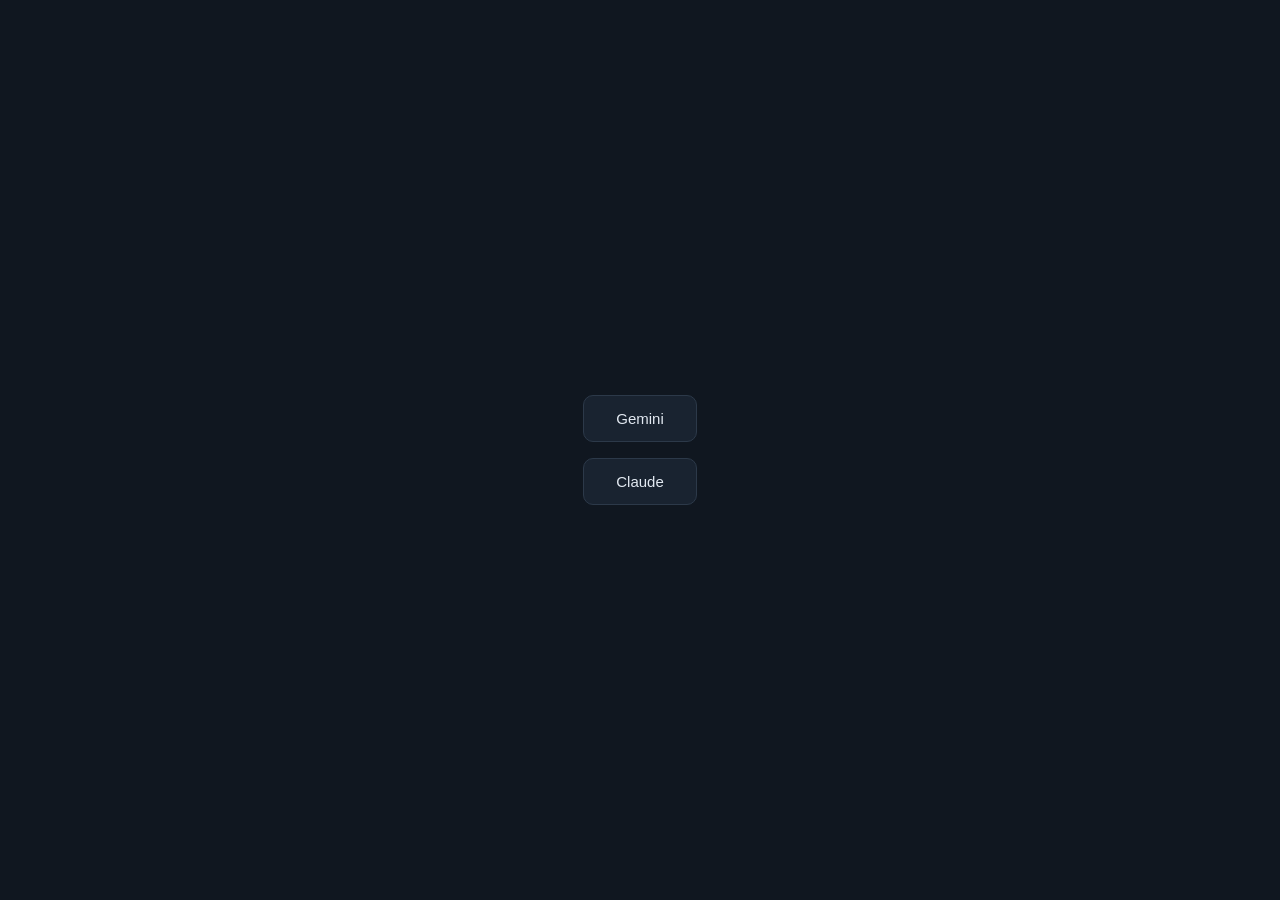
<file: index.html>
<!DOCTYPE html>
<html lang="el">
<head>
  <meta charset="UTF-8">
  <meta name="viewport" content="width=device-width, initial-scale=1.0">
  <title>Motorcycle</title>
  <link rel="icon" type="image/png" href="/images/icon.png">

  <style>
    * {
      margin: 0;
      padding: 0;
      box-sizing: border-box;
    }

    body {
      min-height: 100vh;
      display: flex;
      justify-content: center;
      align-items: center;
      background: #101720;
      font-family: Arial, sans-serif;
    }

    .buttons {
      display: flex;
      flex-direction: column;
      gap: 16px;
    }

    a {
      padding: 14px 32px;
      color: #E2E9F1;
      background: #192330;
      border: 1px solid #2C3949;
      border-radius: 10px;
      text-decoration: none;
      font-size: 15px;
      transition: all 0.2s ease;
    }

    a:hover {
      background: #223246;
      border-color: #648DB8;
      color: #91C4FA;
      transform: translateY(-2px);
    }

    @media (max-width: 400px) {
      .buttons {
        flex-direction: column;
      }
    }
  </style>
</head>

<body>
  <div class="buttons">
    <a href="gemini/index.html">Gemini</a>
    <a href="claude/index.html">Claude</a>
  </div>
</body>
</html>
</file>
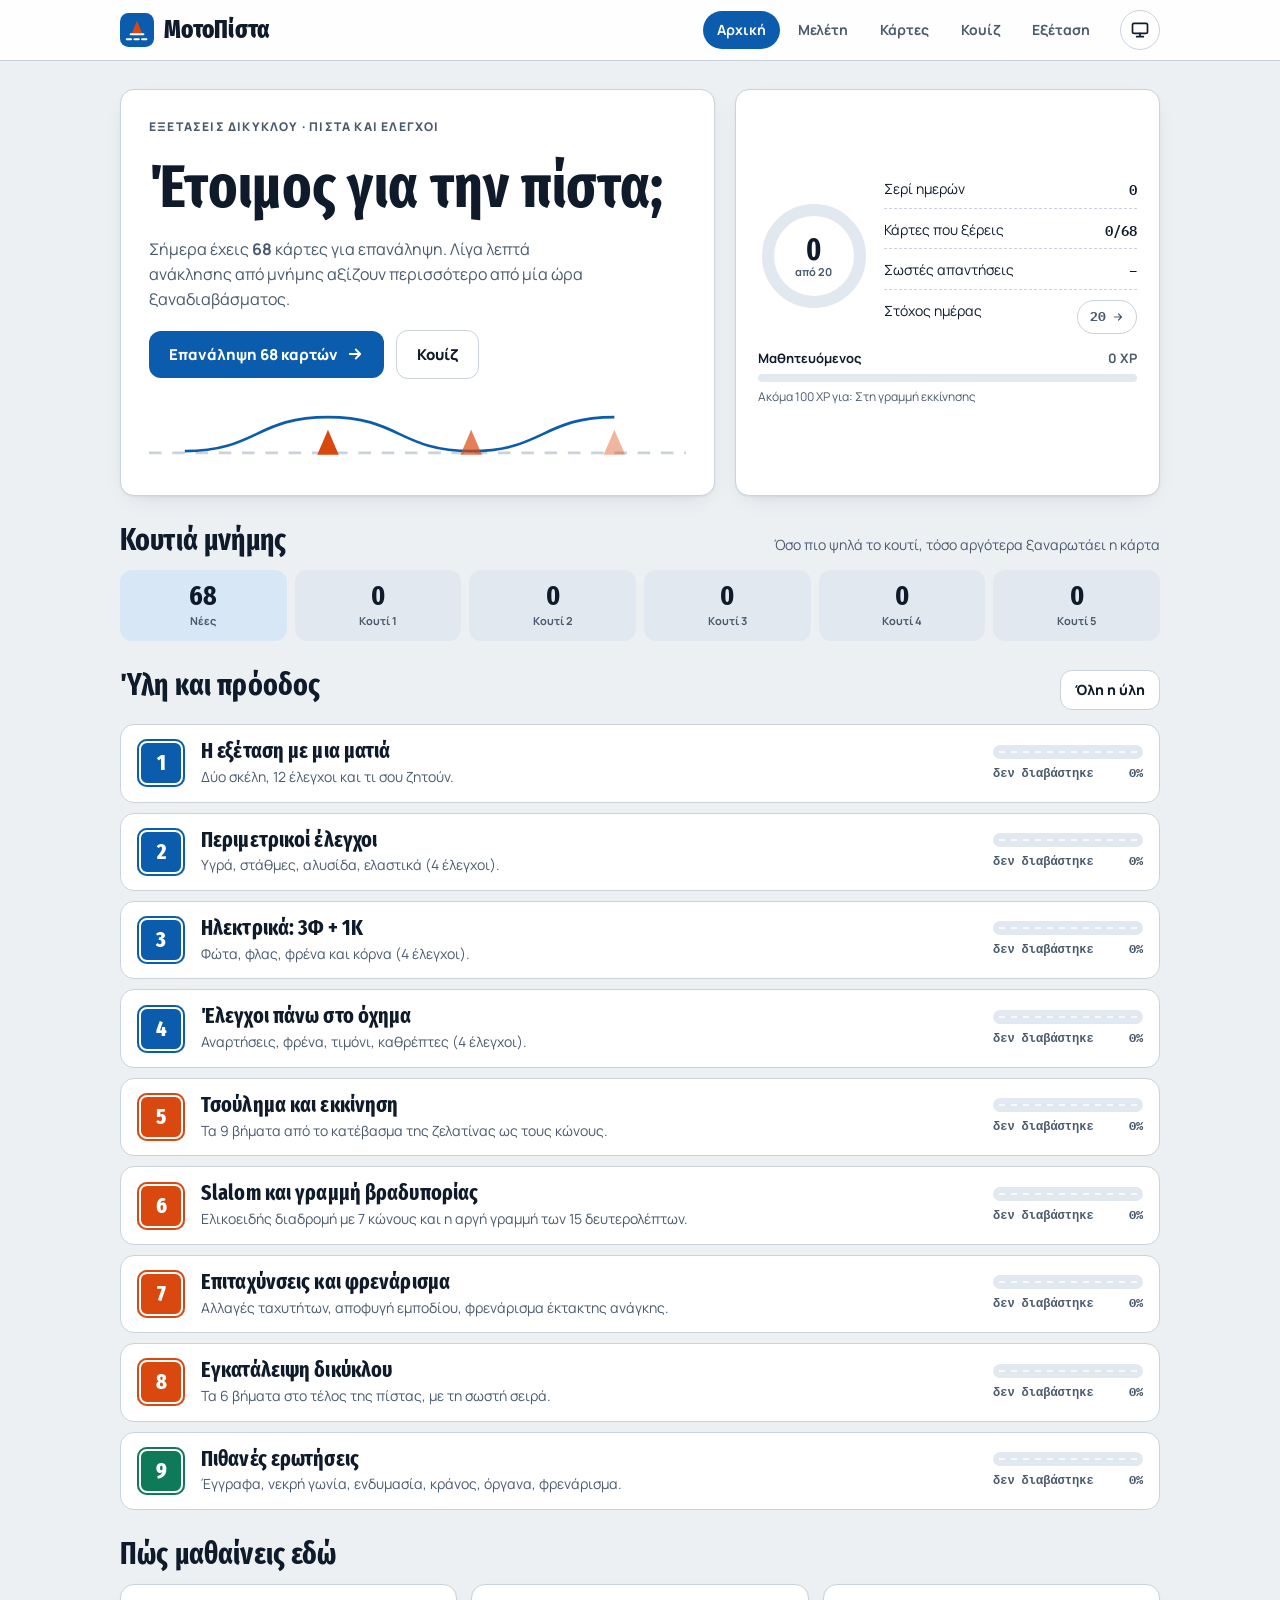
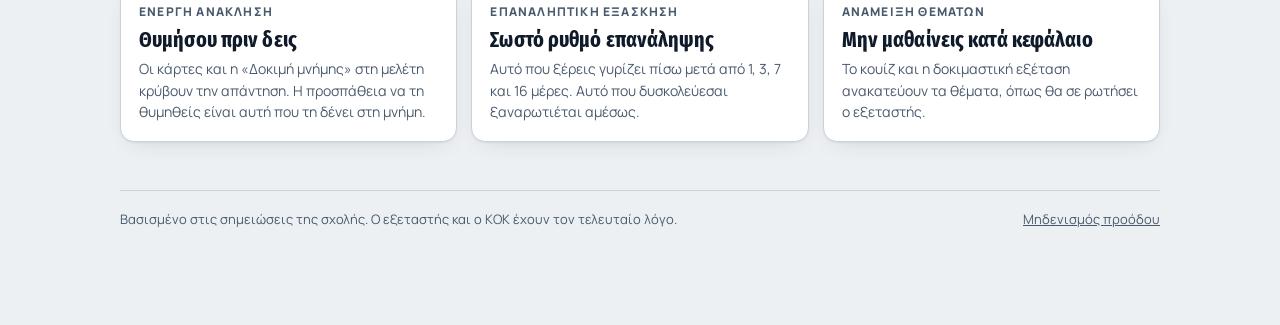
<file: claude/index.html>
<!doctype html>
<html lang="el"><head><meta charset="utf-8"><meta name="viewport" content="width=device-width,initial-scale=1,viewport-fit=cover">
<title>ΜοτοΠίστα</title>
<meta name="claude:viewport-fit-sides" content="cover">
<link rel="preconnect" href="https://fonts.googleapis.com">
<link rel="preconnect" href="https://fonts.gstatic.com" crossorigin>
<link href="https://fonts.googleapis.com/css2?family=Fira+Sans+Extra+Condensed:wght@600;700;800&family=IBM+Plex+Mono:wght@500;600&family=Manrope:wght@400;600;700;800&display=swap" rel="stylesheet">
<link rel="stylesheet" href="style.css">

</head><body>
<header class="top">
  <div class="top-in">
    <button class="brand" data-go="home" aria-label="ΜοτοΠίστα, αρχική">
      <svg viewBox="0 0 40 40" aria-hidden="true"><rect width="40" height="40" rx="10" fill="var(--accent)"/><path d="M8 31h24" stroke="var(--accent-ink)" stroke-width="2.4" stroke-dasharray="5 4" stroke-linecap="round"/><path d="M20 9l6.5 16h-13z" fill="var(--cone)"/><path d="M12.5 25h15" stroke="var(--accent-ink)" stroke-width="2.4" stroke-linecap="round"/></svg>
      <span>ΜοτοΠίστα</span>
    </button>
    <nav class="nav" id="nav" aria-label="Κύρια πλοήγηση"></nav>
    <button class="icon-btn" id="themeBtn" data-act="theme" aria-label="Αλλαγή θέματος εμφάνισης"></button>
  </div>
</header>

<main id="app"></main>

<nav class="tabbar" id="tabbar" aria-label="Κύρια πλοήγηση (κινητό)"></nav>

<script src="data.js"></script>
<script src="app.js"></script>

</body></html>
</file>
<file: claude/style.css>
/* ΜοτοΠίστα — layout: σταθερή κορυφή με πλοήγηση, κεντρική στήλη 1040px, κάτω μπάρα στο κινητό.
   Ταυτότητα: διαγράμμιση πίστας (διακεκομμένες γραμμές), μπλε πινακίδας, πορτοκαλί κώνου. */
:root {
  --bg: #EDF0F3;
  --surface: #FFFFFF;
  --surface-2: #E2E8EF;
  --ink: #0F1B2A;
  --ink-2: #4A5A6D;
  --line: #C9D2DD;
  --accent: #0B5CAD;
  --accent-ink: #FFFFFF;
  --accent-soft: #D8E7F6;
  --cone: #D9480F;
  --cone-soft: #FCE3D3;
  --good: #0F7A58;
  --good-soft: #D3EFE3;
  --bad: #BE3228;
  --bad-soft: #F8D9D5;
  --shadow: 0 1px 2px rgba(15, 27, 42, .06), 0 8px 24px -12px rgba(15, 27, 42, .18);

  --f-display: 'Fira Sans Extra Condensed', 'Arial Narrow', 'Roboto Condensed', sans-serif;
  --f-body: 'Manrope', system-ui, -apple-system, 'Segoe UI', sans-serif;
  --f-mono: 'IBM Plex Mono', ui-monospace, 'SFMono-Regular', Menlo, monospace;
  --r: 14px;
}
@media (prefers-color-scheme: dark) {
  :root:not([data-theme="light"]) {
    --bg: #0B121B;
    --surface: #131D2A;
    --surface-2: #1B2838;
    --ink: #E8EEF5;
    --ink-2: #9DB0C5;
    --line: #26374B;
    --accent: #5CA8F2;
    --accent-ink: #06121F;
    --accent-soft: #14304C;
    --cone: #FF8B4A;
    --cone-soft: #3A2417;
    --good: #4FD1A1;
    --good-soft: #0F3329;
    --bad: #FF7B6E;
    --bad-soft: #3D1B18;
    --shadow: 0 1px 2px rgba(0, 0, 0, .3), 0 8px 24px -12px rgba(0, 0, 0, .6);
    color-scheme: dark;
  }
}
:root[data-theme="dark"] {
  --bg: #0B121B;
  --surface: #131D2A;
  --surface-2: #1B2838;
  --ink: #E8EEF5;
  --ink-2: #9DB0C5;
  --line: #26374B;
  --accent: #5CA8F2;
  --accent-ink: #06121F;
  --accent-soft: #14304C;
  --cone: #FF8B4A;
  --cone-soft: #3A2417;
  --good: #4FD1A1;
  --good-soft: #0F3329;
  --bad: #FF7B6E;
  --bad-soft: #3D1B18;
  --shadow: 0 1px 2px rgba(0, 0, 0, .3), 0 8px 24px -12px rgba(0, 0, 0, .6);
  color-scheme: dark;
}

* { box-sizing: border-box; }
html { -webkit-text-size-adjust: 100%; }
body {
  margin: 0;
  background: var(--bg);
  color: var(--ink);
  font-family: var(--f-body);
  font-size: 16px;
  line-height: 1.55;
  padding-left: max(16px, env(safe-area-inset-left, 0px));
  padding-right: max(16px, env(safe-area-inset-right, 0px));
  padding-block: 0 96px;
}
button, input, select { font: inherit; color: inherit; }
button { cursor: pointer; }
:focus-visible { outline: 3px solid var(--accent); outline-offset: 2px; border-radius: 8px; }
h1, h2, h3 { font-family: var(--f-display); font-weight: 700; line-height: 1.08; margin: 0; text-wrap: balance; letter-spacing: .005em; }
p { margin: 0; }
strong { font-weight: 700; }
mark {
  background: var(--cone-soft);
  color: var(--cone);
  font-family: var(--f-mono);
  font-weight: 600;
  font-size: .92em;
  padding: .05em .35em;
  border-radius: 5px;
  white-space: nowrap;
}

/* ---------- κορυφή & πλοήγηση ---------- */
body::before {
  content: ""; position: fixed; inset: 0 0 auto; height: env(safe-area-inset-top, 0px);
  z-index: 30; background: var(--surface);
}
.top {
  position: sticky; top: env(safe-area-inset-top, 0px); z-index: 20;
  margin-inline: calc(-1 * max(16px, env(safe-area-inset-left, 0px)));
  padding-inline: max(16px, env(safe-area-inset-left, 0px));
  background: color-mix(in srgb, var(--surface) 92%, transparent);
  backdrop-filter: blur(10px);
  border-bottom: 1px solid var(--line);
}
.top-in { max-width: 1040px; margin: 0 auto; display: flex; align-items: center; gap: 16px; height: 60px; }
.brand { display: flex; align-items: center; gap: 10px; background: none; border: 0; padding: 0; font-family: var(--f-display); font-size: 25px; font-weight: 800; letter-spacing: .01em; }
.brand svg { width: 34px; height: 34px; flex: none; }
.nav { display: flex; gap: 4px; margin-left: auto; }
.nav button {
  background: none; border: 0; padding: 8px 14px; border-radius: 999px; font-weight: 700; font-size: 14px; color: var(--ink-2);
}
.nav button:hover { background: var(--surface-2); color: var(--ink); }
.nav button[aria-current="page"] { background: var(--accent); color: var(--accent-ink); }
.icon-btn {
  width: 40px; height: 40px; border-radius: 50%; border: 1px solid var(--line); background: var(--surface); display: grid; place-items: center; flex: none;
}
.icon-btn:hover { background: var(--surface-2); }
.icon-btn svg { width: 20px; height: 20px; }

.tabbar {
  display: none; position: fixed; left: 0; right: 0; bottom: 0; z-index: 25;
  background: var(--surface); border-top: 1px solid var(--line);
  padding: 6px max(8px, env(safe-area-inset-right, 0px)) calc(6px + env(safe-area-inset-bottom, 0px)) max(8px, env(safe-area-inset-left, 0px));
}
.tabbar button {
  flex: 1; background: none; border: 0; padding: 6px 2px; display: grid; justify-items: center; gap: 2px;
  font-size: 11px; font-weight: 700; color: var(--ink-2); border-radius: 10px;
}
.tabbar svg { width: 22px; height: 22px; }
.tabbar button[aria-current="page"] { color: var(--accent); }
.tabbar button[aria-current="page"] svg { stroke-width: 2.4; }

main { max-width: 1040px; margin: 0 auto; padding-top: 28px; }
.view > * + * { margin-top: 28px; }
.view > *, .article > *, .session > * { min-width: 0; }

/* ---------- γενικά στοιχεία ---------- */
.btn {
  display: inline-flex; align-items: center; justify-content: center; gap: 8px;
  border: 0; border-radius: 12px; padding: 12px 20px; font-weight: 800; font-size: 15px;
  background: var(--accent); color: var(--accent-ink); min-height: 46px;
}
.btn:hover { filter: brightness(1.08); }
.btn.ghost { background: var(--surface); color: var(--ink); border: 1px solid var(--line); }
.btn.ghost:hover { background: var(--surface-2); filter: none; }
.btn.warn { background: var(--cone); color: #fff; }
.btn.small { padding: 8px 14px; min-height: 38px; font-size: 14px; }
.btn[disabled] { opacity: .45; cursor: not-allowed; }
.btn svg { width: 18px; height: 18px; }

.panel { background: var(--surface); border: 1px solid var(--line); border-radius: var(--r); padding: 20px; box-shadow: var(--shadow); }
.eyebrow { font-size: 12px; font-weight: 800; text-transform: uppercase; letter-spacing: .1em; color: var(--ink-2); }
.dash { height: 4px; border: 0; margin: 0; background: repeating-linear-gradient(90deg, var(--ink-2) 0 16px, transparent 16px 28px); opacity: .35; border-radius: 2px; }
.row { display: flex; gap: 12px; flex-wrap: wrap; align-items: center; }
.row.between { justify-content: space-between; }
.muted { color: var(--ink-2); }
.chip {
  display: inline-flex; align-items: center; gap: 6px; padding: 6px 12px; border-radius: 999px;
  border: 1px solid var(--line); background: var(--surface); font-size: 13px; font-weight: 700; color: var(--ink-2);
}
button.chip:hover { background: var(--surface-2); }
button.chip[aria-pressed="true"] { background: var(--accent); border-color: var(--accent); color: var(--accent-ink); }
.kind { font-size: 11px; font-weight: 800; letter-spacing: .08em; text-transform: uppercase; padding: 3px 9px; border-radius: 6px; background: var(--accent-soft); color: var(--accent); }
.kind.k-pista { background: var(--cone-soft); color: var(--cone); }
.kind.k-erot { background: var(--good-soft); color: var(--good); }
.section-title { display: flex; align-items: baseline; justify-content: space-between; gap: 12px; margin-bottom: 14px; }
.section-title h2 { font-size: 30px; }

/* ---------- αρχική ---------- */
.hero { display: grid; grid-template-columns: minmax(0, 1.4fr) minmax(0, 1fr); gap: 20px; }
.hero-main { padding: 28px; display: grid; gap: 18px; align-content: start; position: relative; overflow: hidden; }
.hero-main h1 { font-size: clamp(38px, 6vw, 60px); }
.hero-main p { color: var(--ink-2); max-width: 46ch; }
.hero-main .lane {
  width: 100%; height: 64px; margin-top: 6px; pointer-events: none;
}
.hero-main .row, .hero-main h1, .hero-main p { position: relative; }
.stats { align-content: center; display: grid; gap: 14px; grid-template-columns: 112px 1fr; align-items: center; padding: 22px; }
.ring { position: relative; width: 112px; height: 112px; }
.ring svg { width: 100%; height: 100%; transform: rotate(-90deg); }
.ring .track { stroke: var(--surface-2); }
.ring .val { stroke: var(--accent); transition: stroke-dashoffset .6s ease; }
.ring .val.done { stroke: var(--good); }
.ring-label { position: absolute; inset: 0; display: grid; place-content: center; text-align: center; line-height: 1.05; }
.ring-label b { font-family: var(--f-display); font-size: 30px; }
.ring-label span { font-size: 11px; color: var(--ink-2); font-weight: 700; }
.stat-list { display: grid; gap: 10px; }
.stat-list div { display: flex; justify-content: space-between; gap: 10px; font-size: 14px; border-bottom: 1px dashed var(--line); padding-bottom: 8px; }
.stat-list div:last-child { border: 0; padding: 0; }
.stat-list b { font-family: var(--f-mono); font-weight: 600; }
.level { grid-column: 1 / -1; display: grid; gap: 6px; }
.level .meter { height: 8px; background: var(--surface-2); border-radius: 99px; overflow: hidden; }
.level .meter i { display: block; height: 100%; background: var(--cone); border-radius: 99px; }
.level .l-row { display: flex; justify-content: space-between; font-size: 13px; font-weight: 700; }

.leitner { display: grid; grid-template-columns: repeat(6, 1fr); gap: 8px; }
.box { background: var(--surface-2); border-radius: 12px; padding: 12px 8px; text-align: center; display: grid; gap: 2px; }
.box b { font-family: var(--f-display); font-size: 28px; line-height: 1; }
.box span { font-size: 11px; color: var(--ink-2); font-weight: 700; }
.box.on { background: var(--accent-soft); }

.topic-list { display: grid; gap: 10px; }
.topic-row {
  display: grid; grid-template-columns: 48px minmax(0, 1fr) 150px; gap: 16px; align-items: center; text-align: left;
  padding: 14px 16px; background: var(--surface); border: 1px solid var(--line); border-radius: var(--r); width: 100%;
}
.topic-row:hover { border-color: var(--accent); }
.sign {
  width: 48px; height: 48px; border-radius: 10px; background: var(--accent); color: var(--accent-ink);
  display: grid; place-items: center; font-family: var(--f-display); font-weight: 800; font-size: 22px;
  box-shadow: inset 0 0 0 2px var(--accent), inset 0 0 0 4px var(--accent-ink);
}
.sign.k-pista { background: var(--cone); box-shadow: inset 0 0 0 2px var(--cone), inset 0 0 0 4px #fff; color: #fff; }
.sign.k-erot { background: var(--good); box-shadow: inset 0 0 0 2px var(--good), inset 0 0 0 4px var(--surface); color: var(--surface); }
.topic-row h3 { font-size: 22px; }
.topic-row p { font-size: 14px; color: var(--ink-2); margin-top: 3px; }
.lane-bar { position: relative; height: 14px; border-radius: 99px; background: var(--surface-2); overflow: hidden; }
.lane-bar i { position: absolute; inset: 0 auto 0 0; background: var(--accent); border-radius: 99px; transition: width .5s ease; }
.lane-bar::after {
  content: ""; position: absolute; left: 6px; right: 6px; top: 50%; height: 2px; transform: translateY(-50%);
  background: repeating-linear-gradient(90deg, #fff 0 6px, transparent 6px 12px); opacity: .75;
}
.lane-meta { display: flex; justify-content: space-between; font-size: 12px; font-weight: 700; color: var(--ink-2); margin-top: 5px; font-family: var(--f-mono); }

.methods { display: grid; grid-template-columns: repeat(3, minmax(0, 1fr)); gap: 14px; }
.method { padding: 18px; display: grid; gap: 6px; align-content: start; }
.method h3 { font-size: 22px; }
.method p { font-size: 14px; color: var(--ink-2); }

/* ---------- μελέτη ---------- */
.topic-grid { display: grid; grid-template-columns: repeat(auto-fill, minmax(290px, 1fr)); gap: 14px; }
.topic-card { display: grid; gap: 12px; text-align: left; padding: 18px; align-content: start; background: var(--surface); border: 1px solid var(--line); border-radius: var(--r); box-shadow: var(--shadow); }
.topic-card:hover { border-color: var(--accent); }
.topic-card h3 { font-size: 26px; }
.topic-card p { color: var(--ink-2); font-size: 14px; }
.topic-card .row { justify-content: space-between; }
.read-tick { font-size: 12px; font-weight: 800; color: var(--good); }

.crumbs { display: flex; gap: 8px; align-items: center; font-size: 14px; font-weight: 700; color: var(--ink-2); flex-wrap: wrap; }
.crumbs button { background: none; border: 0; padding: 0; color: var(--accent); font-weight: 800; }
.topic-head { display: grid; gap: 12px; }
.topic-head h1 { font-size: clamp(34px, 5vw, 50px); }
.topic-head .sub { color: var(--ink-2); max-width: 60ch; }
.article { display: grid; gap: 18px; max-width: 760px; }
.article h2 { font-size: 28px; margin-top: 10px; display: flex; gap: 14px; align-items: center; }
.article h2::after { content: ""; flex: 1; height: 3px; background: repeating-linear-gradient(90deg, var(--line) 0 12px, transparent 12px 22px); }
.article > p { max-width: 65ch; }
.facts { display: grid; gap: 0; margin: 0; background: var(--surface); border: 1px solid var(--line); border-radius: var(--r); overflow: hidden; }
.facts > div { display: grid; grid-template-columns: 170px minmax(0, 1fr); gap: 16px; padding: 14px 18px; border-top: 1px solid var(--line); }
.facts > div:first-child { border-top: 0; }
.facts dt { font-weight: 800; color: var(--accent); font-size: 14px; }
.facts dd { margin: 0; }
.facts dd p + p { margin-top: 6px; }
.list, .fail ul { margin: 0; padding: 0; list-style: none; display: grid; gap: 8px; }
.list li { display: flex; gap: 12px; padding: 12px 16px; background: var(--surface); border: 1px solid var(--line); border-radius: 12px; }
.list li::before { content: ""; width: 10px; height: 10px; margin-top: 7px; border-radius: 50%; background: var(--accent); flex: none; }
.steps { margin: 0; padding: 0; list-style: none; display: grid; gap: 0; counter-reset: st; position: relative; }
.steps li { display: grid; grid-template-columns: 40px minmax(0, 1fr); gap: 14px; padding-bottom: 18px; position: relative; counter-increment: st; }
.steps li::before {
  content: counter(st); width: 40px; height: 40px; display: grid; place-items: center; border-radius: 50%;
  background: var(--accent); color: var(--accent-ink); font-family: var(--f-mono); font-weight: 600; z-index: 1;
}
.steps li::after { content: ""; position: absolute; left: 19px; top: 40px; bottom: 0; width: 2px; background: repeating-linear-gradient(180deg, var(--line) 0 8px, transparent 8px 14px); }
.steps li:last-child { padding-bottom: 0; }
.steps li:last-child::after { display: none; }
.steps .t { padding-top: 7px; }
.callout { padding: 14px 18px; border-radius: 12px; border-left: 5px solid var(--accent); background: var(--accent-soft); }
.callout.warn { border-color: var(--cone); background: var(--cone-soft); }
.callout.mn { border-color: var(--good); background: var(--good-soft); }
.callout .lbl { display: block; font-size: 12px; font-weight: 800; letter-spacing: .08em; text-transform: uppercase; margin-bottom: 3px; }
.fail { background: var(--bad-soft); border: 1px solid color-mix(in srgb, var(--bad) 35%, transparent); border-radius: var(--r); padding: 16px 18px; display: grid; gap: 10px; }
.fail h3 { font-size: 21px; color: var(--bad); }
.fail li { display: flex; gap: 10px; }
.fail li::before { content: "✕"; color: var(--bad); font-weight: 800; flex: none; }
.qa { display: grid; gap: 10px; }
.qa details { background: var(--surface); border: 1px solid var(--line); border-radius: 12px; }
.qa summary { padding: 14px 18px; font-weight: 800; cursor: pointer; list-style: none; display: flex; justify-content: space-between; gap: 10px; }
.qa summary::-webkit-details-marker { display: none; }
.qa summary::after { content: "+"; font-family: var(--f-mono); color: var(--accent); }
.qa details[open] summary::after { content: "−"; }
.qa .qa-body { padding: 0 18px 16px; display: grid; gap: 8px; }
.diagram { background: var(--surface); border: 1px solid var(--line); border-radius: var(--r); padding: 14px; }
.diagram .scroll { overflow-x: auto; }
.diagram svg { display: block; width: 100%; min-width: 560px; height: auto; }
.diagram figcaption { font-size: 13px; color: var(--ink-2); margin-top: 8px; }
.d-road { fill: var(--surface-2); }
.d-white { stroke: var(--ink); stroke-width: 2; fill: none; }
.d-dash { stroke: var(--ink-2); stroke-width: 2; stroke-dasharray: 8 7; fill: none; }
.d-cone { fill: var(--cone); }
.d-path { stroke: var(--accent); stroke-width: 3; fill: none; stroke-dasharray: 2 0; }
.d-zone { fill: var(--accent-soft); }
.d-obst { fill: var(--bad); }
.d-t { fill: var(--ink-2); font: 700 12px var(--f-body); }
.d-t.ink { fill: var(--ink); }
.d-tm { fill: var(--cone); font: 600 12px var(--f-mono); }
.d-dim { stroke: var(--ink-2); stroke-width: 1.5; fill: none; }

.study-bar { display: flex; flex-wrap: wrap; gap: 10px; align-items: center; }
.recall .rv { filter: blur(7px); cursor: pointer; user-select: none; transition: filter .2s; }
.recall .rv.shown { filter: none; user-select: auto; }
.recall-note { display: none; font-size: 14px; color: var(--ink-2); }
.recall .recall-note { display: block; }

.tyre { display: grid; gap: 14px; }
.tyre h3 { font-size: 24px; }
.tyre-grid { display: grid; grid-template-columns: repeat(3, minmax(0, 1fr)); gap: 10px; }
.field { display: grid; gap: 4px; font-size: 12px; font-weight: 800; color: var(--ink-2); letter-spacing: .06em; text-transform: uppercase; }
.field input {
  width: 100%; padding: 10px 12px; border-radius: 10px; border: 1px solid var(--line); background: var(--bg);
  font-family: var(--f-mono); font-size: 22px; font-weight: 600; text-transform: none; letter-spacing: 0;
}
.tyre-out { display: grid; gap: 6px; font-size: 15px; }
.tyre-out div { display: flex; justify-content: space-between; gap: 12px; border-bottom: 1px dashed var(--line); padding-bottom: 6px; }
.tyre-section { display: grid; gap: 10px; padding-top: 6px; }
.tyre-bar { display: flex; height: 38px; border-radius: 10px; overflow: hidden; font-family: var(--f-mono); font-size: 12px; font-weight: 600; }
.tyre-bar span { display: grid; place-items: center; color: #fff; min-width: 0; overflow: hidden; white-space: nowrap; }
.tyre-bar .a { background: var(--ink); color: var(--bg); }
.tyre-bar .b { background: var(--accent); color: var(--accent-ink); }

/* ---------- κάρτες ---------- */
.setup { display: grid; gap: 18px; max-width: 720px; }
.setup h1 { font-size: clamp(34px, 5vw, 48px); }
.chips { display: flex; flex-wrap: wrap; gap: 8px; }
.seg { display: inline-flex; background: var(--surface-2); padding: 4px; border-radius: 12px; gap: 4px; flex-wrap: wrap; }
.seg button { border: 0; background: none; padding: 8px 14px; border-radius: 9px; font-weight: 800; font-size: 14px; color: var(--ink-2); }
.seg button[aria-pressed="true"] { background: var(--surface); color: var(--ink); box-shadow: var(--shadow); }
.session { display: grid; gap: 18px; max-width: 720px; margin-inline: auto; }
.session-top { display: grid; gap: 8px; }
.progress { height: 10px; border-radius: 99px; background: var(--surface-2); overflow: hidden; }
.progress i { display: block; height: 100%; background: var(--accent); border-radius: 99px; transition: width .35s ease; }
.progress-meta { display: flex; justify-content: space-between; align-items: center; font-size: 13px; font-weight: 700; color: var(--ink-2); }
.flip { perspective: 1400px; }
.flip-in { display: grid; min-height: 320px; transform-style: preserve-3d; transition: transform .55s cubic-bezier(.3, .9, .3, 1); }
.flip.flipped .flip-in { transform: rotateY(180deg); }
.face {
  grid-area: 1 / 1; backface-visibility: hidden; -webkit-backface-visibility: hidden;
  border-radius: 20px; border: 1px solid var(--line); background: var(--surface); box-shadow: var(--shadow);
  padding: 26px; display: flex; flex-direction: column; justify-content: center; gap: 14px; text-align: left; min-width: 0;
}
.face.back { transform: rotateY(180deg); background: var(--accent-soft); border-color: color-mix(in srgb, var(--accent) 35%, transparent); }
.face .q { font-family: var(--f-display); font-weight: 700; font-size: clamp(26px, 4.4vw, 36px); line-height: 1.12; }
.face .hint { font-size: 13px; font-weight: 700; color: var(--ink-2); margin-top: auto; padding-top: 10px; }
.face .a-body { display: grid; gap: 8px; font-size: 18px; line-height: 1.45; }
.face .a-body ul { margin: 0; padding: 0; list-style: none; display: grid; gap: 7px; }
.face .a-body li { display: flex; gap: 10px; }
.face .a-body li::before { content: ""; width: 8px; height: 8px; border-radius: 50%; background: var(--accent); margin-top: 10px; flex: none; }
.rate { display: grid; grid-template-columns: repeat(4, minmax(0, 1fr)); gap: 10px; }
.rate button { border: 1px solid var(--line); background: var(--surface); border-radius: 14px; padding: 12px 6px; display: grid; gap: 2px; justify-items: center; font-weight: 800; }
.rate button small { font-size: 11px; font-weight: 700; color: var(--ink-2); font-family: var(--f-mono); }
.rate button kbd { font-family: var(--f-mono); font-size: 11px; color: var(--ink-2); }
.rate .r1 { border-color: var(--bad); color: var(--bad); }
.rate .r2 { border-color: var(--cone); color: var(--cone); }
.rate .r3 { border-color: var(--accent); color: var(--accent); }
.rate .r4 { border-color: var(--good); color: var(--good); }
.rate button:hover { background: var(--surface-2); }
.result { text-align: center; display: grid; gap: 16px; justify-items: center; padding: 32px 20px; }
.result .big { font-family: var(--f-display); font-size: 72px; font-weight: 800; line-height: 1; }
.result .big.good { color: var(--good); }
.result .big.bad { color: var(--bad); }
.tally { display: grid; grid-template-columns: repeat(4, 1fr); gap: 8px; width: 100%; max-width: 420px; }
.tally div { background: var(--surface-2); border-radius: 12px; padding: 10px 6px; display: grid; }
.tally b { font-family: var(--f-display); font-size: 28px; line-height: 1; }
.tally span { font-size: 11px; font-weight: 700; color: var(--ink-2); }

/* ---------- κουίζ ---------- */
.q-card { padding: 24px; display: grid; gap: 18px; }
.q-card h2 { font-size: clamp(26px, 4vw, 34px); line-height: 1.15; }
.opts { display: grid; gap: 10px; }
.opt {
  display: grid; grid-template-columns: 34px minmax(0, 1fr); gap: 12px; align-items: center; text-align: left;
  padding: 14px 16px; border: 2px solid var(--line); background: var(--surface); border-radius: 14px; font-weight: 600; width: 100%;
}
.opt .l { width: 34px; height: 34px; border-radius: 10px; display: grid; place-items: center; background: var(--surface-2); font-family: var(--f-mono); font-weight: 600; font-size: 14px; }
.opt:hover:not([disabled]) { border-color: var(--accent); }
.opt.sel { border-color: var(--accent); background: var(--accent-soft); }
.opt.ok { border-color: var(--good); background: var(--good-soft); }
.opt.ok .l { background: var(--good); color: var(--surface); }
.opt.no { border-color: var(--bad); background: var(--bad-soft); }
.opt.no .l { background: var(--bad); color: var(--surface); }
.opt[disabled] { cursor: default; }
.fb { padding: 14px 18px; border-radius: 12px; display: grid; gap: 4px; }
.fb.ok { background: var(--good-soft); border-left: 5px solid var(--good); }
.fb.no { background: var(--bad-soft); border-left: 5px solid var(--bad); }
.fb b { font-family: var(--f-display); font-size: 22px; }
.order-zone { display: grid; gap: 8px; }
.order-slot { min-height: 54px; display: grid; grid-template-columns: 34px minmax(0, 1fr); gap: 12px; align-items: center; padding: 10px 14px; border: 2px dashed var(--line); border-radius: 14px; background: var(--bg); width: 100%; text-align: left; }
.order-slot.filled { border-style: solid; border-color: var(--accent); background: var(--accent-soft); font-weight: 600; }
.order-slot.ok { border-color: var(--good); background: var(--good-soft); }
.order-slot.no { border-color: var(--bad); background: var(--bad-soft); }
.order-slot .n { width: 34px; height: 34px; border-radius: 50%; display: grid; place-items: center; font-family: var(--f-mono); font-weight: 600; background: var(--surface-2); }
.order-slot.filled .n { background: var(--accent); color: var(--accent-ink); }
.order-slot.ok .n { background: var(--good); color: var(--surface); }
.order-slot.no .n { background: var(--bad); color: var(--surface); }
.pool { display: flex; flex-wrap: wrap; gap: 8px; }
.pool button { padding: 10px 14px; border-radius: 12px; border: 1px solid var(--line); background: var(--surface); font-weight: 600; text-align: left; }
.pool button:hover { border-color: var(--accent); }
.pool button.used { opacity: .3; pointer-events: none; }
.review { display: grid; gap: 10px; text-align: left; width: 100%; }
.review .item { padding: 14px 16px; border-radius: 12px; border: 1px solid var(--line); background: var(--surface); display: grid; gap: 4px; }
.review .item.no { border-left: 5px solid var(--bad); }
.review .item.ok { border-left: 5px solid var(--good); }
.review .your { font-size: 14px; color: var(--bad); font-weight: 700; }
.review .right { font-size: 14px; color: var(--good); font-weight: 700; }
.timer { font-family: var(--f-mono); font-weight: 600; }

.foot { max-width: 1040px; margin: 48px auto 0; padding-top: 18px; border-top: 1px solid var(--line); display: flex; justify-content: space-between; gap: 12px; flex-wrap: wrap; font-size: 13px; color: var(--ink-2); }
.foot button { background: none; border: 0; padding: 0; color: var(--ink-2); text-decoration: underline; font-size: 13px; }

.fade { animation: fade .28s ease both; }
@keyframes fade { from { opacity: 0; transform: translateY(6px); } to { opacity: 1; transform: none; } }

/* ---------- κινητό ---------- */
@media (max-width: 860px) {
  .hero { grid-template-columns: minmax(0, 1fr); }
  .methods { grid-template-columns: minmax(0, 1fr); }
}
@media (max-width: 720px) {
  .nav { display: none; }
  .top-in { justify-content: space-between; }
  .tabbar { display: flex; }
  .topic-row { grid-template-columns: 44px minmax(0, 1fr); }
  .topic-row .lane-wrap { grid-column: 1 / -1; }
  .facts > div { grid-template-columns: minmax(0, 1fr); gap: 4px; }
  .tyre-grid { gap: 8px; }
  .face { padding: 20px; }
  .flip-in { min-height: 360px; }
  .rate { gap: 6px; }
  .leitner { gap: 6px; }
  main { padding-top: 20px; }
}
@media (max-width: 420px) {
  .stats { grid-template-columns: minmax(0, 1fr); justify-items: center; }
  .stat-list { width: 100%; }
}
@media (prefers-reduced-motion: reduce) {
  *, *::before, *::after { animation: none !important; transition: none !important; }
}
</file>
